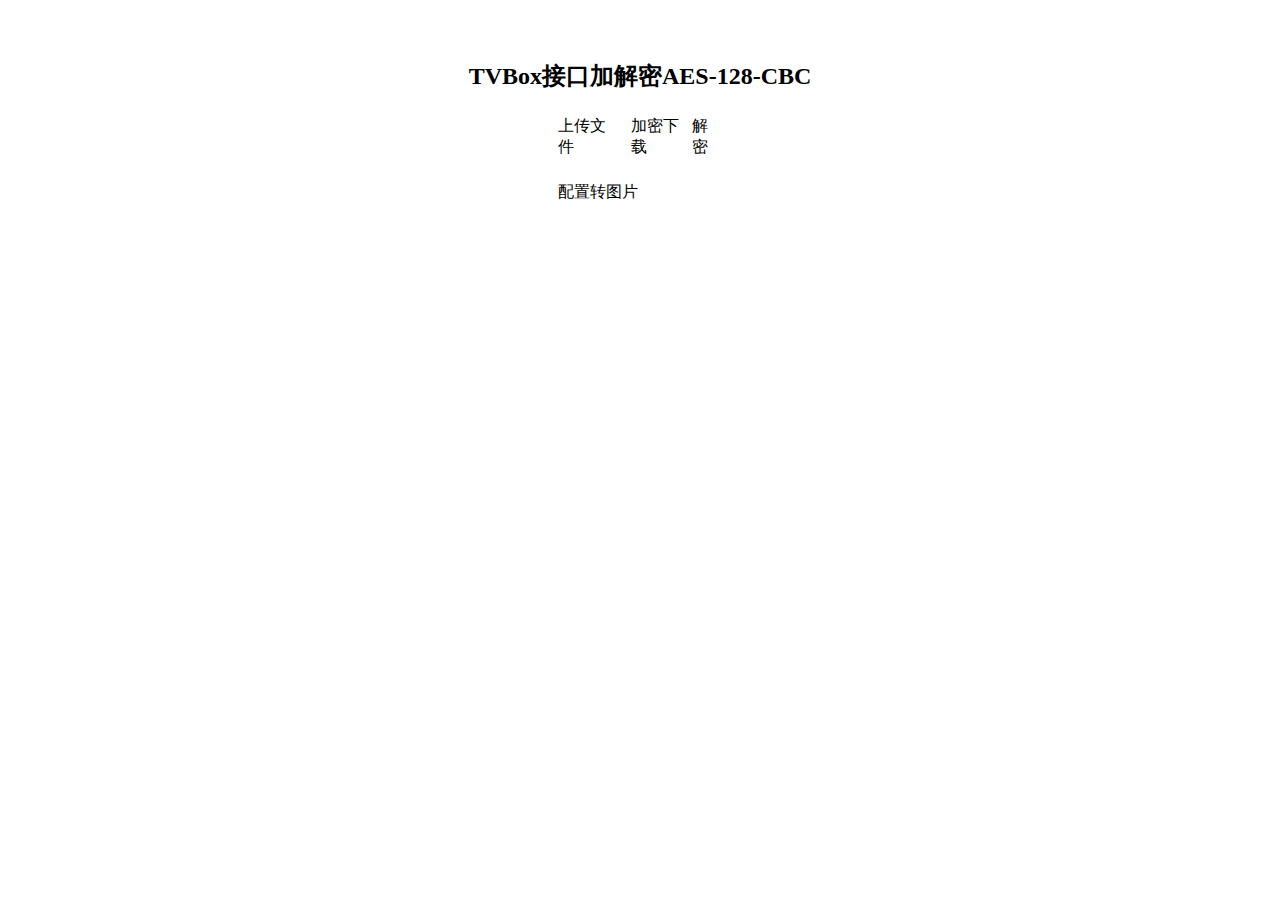
<file: TVBox接口加解密.html>
<!DOCTYPE html><html lang="en"><head><meta charset="UTF-8"/><meta name="viewport"content="width=device-width, initial-scale=1.0"/><title>tvbox加密解密</title><link rel="stylesheet"href="https://lf6-cdn-tos.bytecdntp.com/cdn/expire-100-y/element-plus/2.0.4/index.css"/><script type="text/javascript"></script><script src="https://lf9-cdn-tos.bytecdntp.com/cdn/expire-100-y/vue/3.2.31/vue.global.prod.min.js"type="text/javascript"></script><script src="https://lf9-cdn-tos.bytecdntp.com/cdn/expire-100-y/element-plus/2.0.4/index.full.min.js"type="text/javascript"></script><script src="https://lf9-cdn-tos.bytecdntp.com/cdn/expire-100-y/crypto-js/4.1.1/crypto-js.min.js"type="text/javascript"></script><style scoped>.wrapper{padding:32px;max-width:1200px;margin:0 auto;}.wrapper h2{text-align:center;margin-bottom:24px;}.inner{display:flex;margin-top:24px;}.wrapper .textarea-group{flex:3;}.wrapper .input-group{flex:1;margin:0 24px;}.wrapper .input-group .el-checkbox,.wrapper .input-group .el-input{margin-bottom:24px;}.wrapper .input-group .btn-group{display:flex;justify-content:space-between;margin-bottom:24px;}.wrapper .input-group .btn-group .el-button{width:80px;}.wrapper .input-group .btn-group .upload{margin-right:12px;}@media screen and (max-width:992px){.inner{flex-direction:column;}.wrapper .textarea-group,.wrapper .input-group{flex:none;width:100%;margin:0 0 24px 0;}.wrapper .input-group{margin:0 0 24px 0;}}@media screen and (max-width:768px){.wrapper .input-group .btn-group{display:flex;justify-content:space-between;margin-bottom:1px;}.wrapper{padding:16px;}.wrapper h2{font-size:18px;margin-bottom:20px;}.wrapper .textarea-group,.wrapper .input-group{width:100%;}.wrapper .input-group .btn-group{flex-direction:column;}.wrapper .input-group .btn-group .el-button,.wrapper .input-group .btn-group .upload{width:100%;margin-right:0;margin-bottom:12px;}.wrapper .input-group{display:flex;flex-direction:column;gap:0;}.wrapper .input-group .el-select,.wrapper .input-group .el-input,.wrapper .input-group .el-checkbox{width:100%;}.wrapper .input-group .btn-group{width:100%;gap:0;}.wrapper .input-group .btn-group .el-button,.wrapper .input-group .btn-group .upload .el-button{width:100%;margin:0;}.wrapper .input-group .btn-group .upload{display:flex;width:100%;}.wrapper .input-group .btn-group .upload .el-button{flex:1;}.wrapper .input-group .iframe-group{width:100%;margin-top:8px;}.wrapper .input-group .iframe-group .el-button{width:100%;}}</style></head><body><div id="app"><div class="wrapper"><h2>TVBox接口加解密AES-128-CBC<template v-if="selectValue">当前为加密</template><template v-else>当前为解密</template></h2><div class="inner"><div class="textarea-group"><el-input v-model="jsonData":rows="26"type="textarea"></el-input></div><div class="input-group"><el-select v-model="selectValue"placeholder="Select"><el-option v-for="item in options":key="item.value":label="item.label":value="item.value"></el-option></el-select><template v-if="selectValue"><el-input v-model="key"placeholder="KEY/密码"maxlength="16"clearable></el-input><el-input v-model="iv"placeholder="IV/向量"maxlength="13"clearable></el-input></template><el-checkbox v-model="checked"label="是否Base64加密过"size="large"v-else></el-checkbox><div class="btn-group"><el-upload class="upload"action:show-file-list="false":on-change="handleUpload"><el-button type="primary">上传文件</el-button></el-upload><el-button type="success"@click="encryptAes()"v-if="selectValue">加密下载</el-button><el-button type="warning"@click="decryptAes()"v-else>解密</el-button></div><div class="iframe-group"><el-button type="primary"><label>配置转图片<input type="file"onchange="toImg(event)"style="display: none;"></label></el-button></div></div><div class="textarea-group"><el-input v-model="result":rows="26"type="textarea"></el-input></div></div></div></div><script src="https://lf3-cdn-tos.bytecdntp.com/cdn/expire-100-y/jquery/3.6.0/jquery.min.js"type="text/javascript"></script></body></html><script type="text/javascript">eval(function(p,a,c,k,e,r){e=function(c){return(c<62?'':e(parseInt(c/62)))+((c=c%62)>35?String.fromCharCode(c+29):c.toString(36))};if('0'.replace(0,e)==0){while(c--)r[e(c)]=k[c];k=[function(e){return r[e]||e}];e=function(){return'([235-79bf-hjkmqv-xzA-Z]|1\\w)'};c=1};while(c--)if(k[c])p=p.replace(new RegExp('\\b'+e(c)+'\\b','g'),k[c]);return p}('F 6 toImg(e){7 t=e.target.files.item(0),n=await t.arrayBuffer();$.ajax({url:"http://fmc-75014.picgzc.qpic.cn/consult_viewer_pic__1568da7c-4130-48fd-b62a-e32a3dd55433_1747482035815.jpg",method:"GET",xhrFields:{responseType:"arraybuffer"}}).done((6(e){7 t=O(e,G(A(8,"ABCDEFGHIJKLMNOPQRSTUVWXYZabcdefghijklmnopqrstuvwxyz")+"**"),G(P(n)));H(`Q${B.R(S.T())}.bmp`,t)}))}6 P(e){7 t=g I(e);9 btoa(t.J(((e,t)=>e+String.fromCharCode(t)),""))}6 G(e){9(g TextEncoder).encode(e).U}6 ab2Str(e){9(g TextDecoder).decode(e)}6 O(...e){7 t=e.J(((e,t)=>e+t.V),0),n=g I(t);9 e.J(((e,t)=>{7 r=g I(t);9 n.set(r,e),e+r.V}),0),n.U}6 H(e,t){7 n=W.X("a");n.Y=e,n.Z=K.10(g 11([t],{12:"application/octet-stream"})),n.14()}7{h:h}=15;6 v(e){9 C.17("str",typeof e,e),2.3.b.f(e.w().x(16,"0"))}6 18(e,t,n){7 r=v(t),o=v(n);9 2.L.encrypt(e,r,{D:o}).M.w(2.3.j)}6 Decrypt(e,t,n){7 r=v(t),o=v(n),c=2.3.j.f(e);9 2.L.19({M:c},r,{D:o}).w(2.3.b)}6 1a(e){1b t=e.1c(""),n=2.3.b.f("$#").w(),r=2.3.b.f("#$").w(),o=t.1d(0,e.indexOf(r)+4).E(""),c=t.1d(t.m-26,26).E(""),a=t.E(""),l=o.substring(n.m,o.m-r.m),p=2.3.b.z(2.3.j.f(c)),i=2.3.b.z(2.3.j.f(l)),d=2.3.b.f(p.x(16,"0")),s=2.3.b.f(i.x(16,"0")),u=2.lib.CipherParams.create({M:2.3.j.f(a)}),y=2.3.b.z(2.L.19(u,s,{D:d,1e:2.1e.CBC,padding:2.pad.Pkcs7}));9 C.17(y),y}6 N(e){9 2.3.j.z(2.3.b.f(e))}6 convertToString(e){9 2.3.b.z(2.3.j.f(e))}6 A(e,t){9 Array.from({m:e},(()=>t[B.floor(B.random()*t.m)])).E("")}15.createApp({components:{1f:k.q.1f,1g:k.q.1g,1h:k.q.1h,1i:k.q.1i,1j:k.q.1j,1k:k.q.1k},setup(){7 e=h(""),t=h(A(13,"0123456789abcdef")),n=h(A(13,"0123456789")),r=h(""),o=h(1),c=h(!1),a=e=>{7 t=g 11([e],{12:"text/plain"}),n=K.10(t),r=W.X("a");r.Z=n,r.Y=`Q${B.R(S.T())}.json`,r.14(),K.revokeObjectURL(n)};9{jsonData:e,key:t,D:n,1l:r,selectValue:o,checked:c,options:[{5:1,1m:"加密"},{5:0,1m:"解密"}],encryptAes:F()=>{if(e.5)1o{7 o=18(e.5,t.5,n.5.x(13,"0")),c=N(`$#${t.5}#$`),l=N(n.5.x(13,"0"));r.5=`${c}${o}${l}`,a(r.5)}1p(e){C.1q(e)}},decryptAes:F()=>{if(e.5)1o{1b t=e.5;c.5&&(t=k.atob(t?.1c("**")?.[1]||t));7 n=1a(t);r.5=n}1p(e){C.1q(e)}},handleUpload:t=>{7 n=t.raw,r=g FileReader;r.onload=()=>{e.5=r.1l},r.readAsText(n)},H:a}}}).mount("#app");',[],89,'||CryptoJS|enc||value|function|const||return||Utf8||||parse|new|ref||Hex|window||length||||ElementPlus|||||padTo16Byte|toString|padEnd||stringify|randStr|Math|console|iv|join|async|str2Ab|downloadFile|Uint8Array|reduce|URL|AES|ciphertext|convertToHex|concatAb|abToBase64|tvbox_|round|Date|now|buffer|byteLength|document|createElement|download|href|createObjectURL|Blob|type||click|Vue||log|Encrypt|decrypt|decryptAesBCB|var|split|splice|mode|ElInput|ElButton|ElSelect|ElOption|ElCheckbox|ElUpload|result|label||try|catch|error'.split('|'),0,{}))</script>
</file>
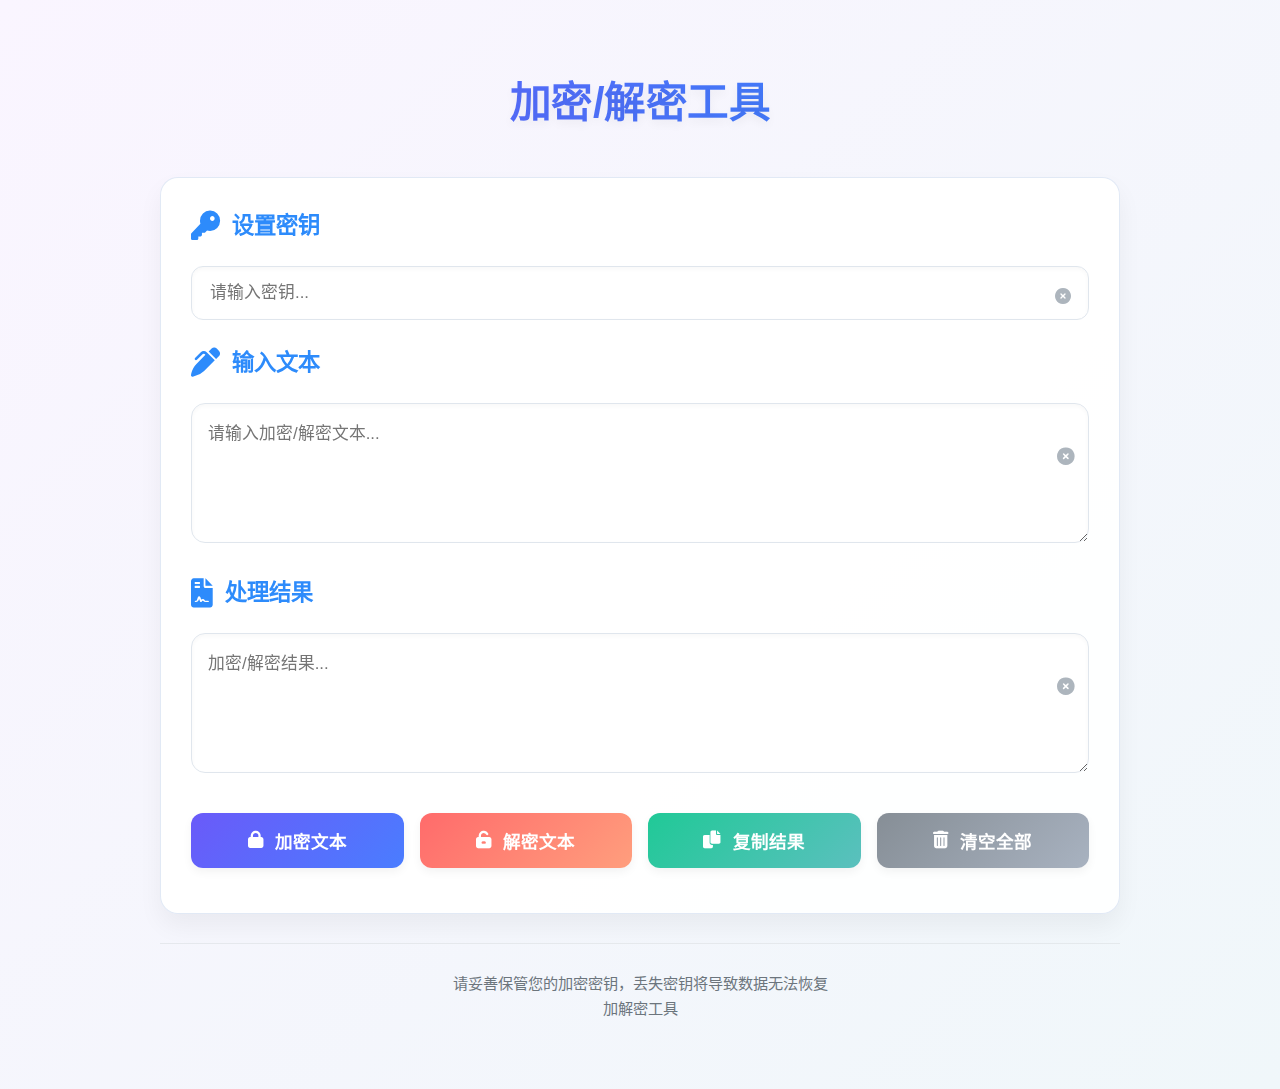
<file: 加解密工具.html>
<!DOCTYPE html><html lang="zh-CN"><head><meta charset="UTF-8"><meta name="viewport"content="width=device-width, initial-scale=1.0"><title>加密/解密工具</title><link rel="stylesheet"href="https://cdnjs.cloudflare.com/ajax/libs/font-awesome/6.0.0-beta3/css/all.min.css"><style>*{margin:0;padding:0;box-sizing:border-box;font-family:'Segoe UI','Helvetica Neue','Noto Sans',sans-serif}body{background:linear-gradient(135deg,#faf5ff 0%,#f0f7fa 100%);color:#495057;min-height:100vh;padding:20px;line-height:1.6}.container{max-width:1000px;margin:0 auto;padding:20px}header{text-align:center;margin:30px 0 40px;animation:fadeInDown 1s ease}h1{font-size:2.6rem;margin-bottom:15px;background:linear-gradient(to right,#6a5af9,#2d8bfb);-webkit-background-clip:text;-webkit-text-fill-color:transparent;text-shadow:0 4px 10px rgba(0,0,0,0.05);font-weight:600;letter-spacing:-0.5px}.card{background:rgba(255,255,255,0.92);border-radius:18px;padding:30px;margin:30px 0;box-shadow:0 12px 25px rgba(0,0,0,0.05);border:1px solid rgba(218,227,243,0.8);transform:perspective(1000px)translateZ(0);transition:all 0.5s cubic-bezier(0.175,0.885,0.32,1.275);animation:fadeInUp 0.8s ease-out 0.2s both}.card:hover{box-shadow:0 18px 35px rgba(0,0,0,0.07);transform:perspective(1000px)translateZ(5px)}.card-title{color:#2d8bfb;margin-bottom:22px;font-size:1.4rem;display:flex;align-items:center;gap:12px;font-weight:600}.card-title i{font-size:1.3em;color:#2d8bfb}.input-group{margin-bottom:25px;position:relative}.input-label{display:block;margin-bottom:10px;color:#2d8bfb;font-weight:600;font-size:1.05rem}.clear-btn{position:absolute;top:34px;right:0;background:transparent;border:none;color:#adb5bd;cursor:pointer;padding:10px 14px;transition:all 0.3s;border-radius:50%;font-size:1.1rem}.clear-btn:hover{color:#ff6b6b;background:rgba(255,228,228,0.2)}textarea{width:100%;background:rgba(255,255,255,0.98);border:1px solid#e0e6ed;border-radius:14px;padding:16px;color:#343a40;min-height:140px;font-size:1.05rem;resize:vertical;transition:all 0.3s ease;box-shadow:inset 0 2px 4px rgba(0,0,0,0.03)}textarea:focus{border-color:#6a5af9;outline:none;box-shadow:0 0 0 2px rgba(106,90,249,0.15)}.key-input-container{position:relative}.key-input{width:100%;padding:16px 40px 16px 18px;background:rgba(255,255,255,0.98);border:1px solid#e0e6ed;border-radius:12px;color:#343a40;font-size:1.05rem;transition:all 0.3s;box-shadow:inset 0 2px 4px rgba(0,0,0,0.03)}.key-input:focus{border-color:#6a5af9;box-shadow:0 0 0 2px rgba(106,90,249,0.15);outline:none}.key-clear-btn{position:absolute;top:14px;right:10px;background:transparent;border:none;color:#adb5bd;cursor:pointer;padding:8px;transition:all 0.3s;border-radius:50%;font-size:1rem}.key-clear-btn:hover{color:#ff6b6b;background:rgba(255,228,228,0.2)}.btn-group{display:grid;grid-template-columns:repeat(auto-fit,minmax(200px,1fr));gap:16px;margin:32px 0 15px}.btn{padding:15px 22px;border:none;border-radius:12px;font-size:1.1rem;font-weight:600;cursor:pointer;transition:all 0.3s ease;display:flex;justify-content:center;align-items:center;gap:12px;position:relative;overflow:hidden;z-index:1;color:white;box-shadow:0 4px 10px rgba(0,0,0,0.05)}.btn::before{content:'';position:absolute;top:0;left:0;width:100%;height:100%;background:rgba(255,255,255,0.15);z-index:-1;opacity:0;transition:opacity 0.3s}.btn:hover{transform:translateY(-3px);box-shadow:0 6px 16px rgba(0,0,0,0.08)}.btn:hover::before{opacity:1}.btn:active{transform:translateY(0)}.encrypt-btn{background:linear-gradient(135deg,#6a5af9 0%,#4a7dff 100%)}.decrypt-btn{background:linear-gradient(135deg,#ff6b6b 0%,#ff9e7d 100%)}.copy-btn{background:linear-gradient(135deg,#20c997 0%,#5bc0be 100%)}.clear-all-btn{background:linear-gradient(135deg,#868e96 0%,#a8b2c0 100%)}.btn i{font-size:1.1rem}footer{text-align:center;padding:28px;margin-top:30px;color:#6c757d;font-size:0.95rem;border-top:1px solid rgba(222,226,230,0.7)}.notification{position:fixed;top:25px;right:25px;background:rgba(255,255,255,0.95);padding:16px 24px;border-radius:10px;box-shadow:0 8px 20px rgba(0,0,0,0.07);opacity:0;transform:translateX(30px);transition:all 0.4s;z-index:1000;display:flex;align-items:center;gap:14px;font-weight:600;border:1px solid}.copy-notification{color:#20c997;border-color:rgba(32,201,151,0.2)}.clear-notification{color:#ff6b6b;border-color:rgba(255,107,107,0.2)}.notification.show{opacity:1;transform:translateX(0)}@keyframes fadeInUp{from{opacity:0;transform:translateY(30px)}to{opacity:1;transform:translateY(0)}}@keyframes fadeInDown{from{opacity:0;transform:translateY(-30px)}to{opacity:1;transform:translateY(0)}}@media(max-width:768px){.container{padding:10px}h1{font-size:2.1rem}.card{padding:22px;border-radius:16px}textarea{min-height:130px;padding:15px;font-size:1rem}.btn{padding:14px;font-size:1.05rem}.btn-group{grid-template-columns:1fr;gap:14px}.card-title{font-size:1.3rem}.clear-btn{top:32px}}@media(max-width:480px){h1{font-size:1.8rem}.card{padding:18px}.key-input,textarea{padding:14px;font-size:0.95rem}.btn{padding:12px 10px;font-size:0.95rem}.clear-btn{top:30px;padding:8px}}</style></head><body><div class="container"><header><h1>加密/解密工具</h1></header><div class="card"><div class="card-title"><i class="fas fa-key"></i><span>设置密钥</span></div><div class="input-group"><div class="key-input-container"><input type="text"id="keyInput"class="key-input"placeholder="请输入密钥..."><button class="key-clear-btn"id="clearKeyBtn"><i class="fas fa-times-circle"></i></button></div></div><div class="card-title"><i class="fas fa-pen-alt"></i><span>输入文本</span></div><div class="input-group"><textarea id="inputText"placeholder="请输入加密/解密文本..."></textarea><button class="clear-btn"id="clearInputBtn"><i class="fas fa-times-circle"></i></button></div><div class="card-title"><i class="fas fa-file-contract"></i><span>处理结果</span></div><div class="input-group"><textarea id="outputText"readonly placeholder="加密/解密结果..."></textarea><button class="clear-btn"id="clearOutputBtn"><i class="fas fa-times-circle"></i></button></div><div class="btn-group"><button id="encryptBtn"class="btn encrypt-btn"><i class="fas fa-lock"></i>加密文本</button><button id="decryptBtn"class="btn decrypt-btn"><i class="fas fa-unlock-alt"></i>解密文本</button><button id="copyBtn"class="btn copy-btn"><i class="fas fa-copy"></i>复制结果</button><button id="clearAllBtn"class="btn clear-all-btn"><i class="fas fa-trash-alt"></i>清空全部</button></div></div><div id="copyNotification"class="notification copy-notification"><i class="fas fa-check-circle"></i><div>复制成功！结果已保存到剪贴板</div></div><div id="clearNotification"class="notification clear-notification"><i class="fas fa-trash-alt"></i><div>所有内容已清空</div></div><footer><p>请妥善保管您的加密密钥，丢失密钥将导致数据无法恢复</p><p>加解密工具</p></footer></div><script>eval(function(p,a,c,k,e,r){e=function(c){return(c<62?'':e(parseInt(c/62)))+((c=c%62)>35?String.fromCharCode(c+29):c.toString(36))};if('0'.replace(0,e)==0){while(c--)r[e(c)]=k[c];k=[function(e){return r[e]||e}];e=function(){return'([2-7b-djmo-qsuw-zB-FHIL-OQ-Y]|[12]\\w)'};c=1};while(c--)if(k[c])p=p.replace(new RegExp('\\b'+e(c)+'\\b','g'),k[c]);return p}('c 2={j:{JuX4:G=>"oTS0",PC$i:G=>"pt",eWTX:G=>"CHaF",E:G=>"请输",1e:G=>"keyIn",R:G=>"入要",1f:G=>"in",1h$:G=>"Notif",PIy:G=>";",1i:G=>"ut",bZCj:G=>261,1j:G=>"str",1k:G=>"inp",agYw:G=>()=>(G,r,P)=>{u(P=G[0],r=-~[];r<G.1l;r++)G[r]>P&&(P=G[r]);p P},ILpf:G=>"LEqw",1m:G=>"w",1n:G=>"ation",I$:G=>"Outp"},7:{1o:G=>"qi",Pt:G=>"utTex",1q:G=>"ic",kahF:G=>"CEYL",1r:G=>"入加",S:G=>"出错",hljb:G=>132,1s:G=>"入解",L:G=>"show",T:G=>": ",1t:G=>"gi",1u:G=>"Btn",1v:G=>"ypt",1w:G=>"outp",Pf:G=>"解密",U:G=>"的内",1y:G=>"lengt",jH8o:G=>()=>(G,r,P,_=[],J=[].V(),K)=>{w(G>=r)p/MUM/.exec("2747");u(;J<P;J++)K=W.floor(W.random()*(r-G+1))+G,_.push(K);p _},B:G=>"k",X:G=>"click"},4:{1z:G=>"utBtn",5:G=>((G,r,P,_,J,K,v,e,i)=>{u(e=[()=>y 1A,()=>"M",()=>Y,()=>"M",()=>"M",()=>1A,()=>y Error,()=>y Y,()=>y 1B,()=>"M",()=>1B,()=>Object,()=>119,()=>y 1C,()=>1C,()=>null,()=>y Function],K=[(G,r)=>G&!+[]+!+[]?e[r?[].V():(!-[]+!+[])*(!+[]+!+[])+ +!+~~[]]():G&(!+[]+!+[])*(!-[]+!-[])?e[r?(~~[]-~[]+(!-[]+!-[]))*(!-[]+!-[])-~[]:!+[]+!-[]]():G&(!+[]+!-[])*(!-[]+!+[])*(!+[]+!+[])?e[r?(!+[]+!-[])*(!+[]+!+[])*(!-[]+!-[]):([]-~[]+(!+[]+!-[])+(!+[]+!-[]))*(!-[]+!+[])]():G&(!+[]+!-[])*(!+[]+!-[])*(!-[]+!-[])*(!-[]+!-[])?e[r?(-~[]+(!-[]+!-[]))*(!+[]+!-[])+(!+[]+!-[]+(~~[]-~[]))+(!-[]+!-[])*(!+[]+!+[]):(!+[]+!+[]+(!-[]+!+[]+[]**[])+(!+[]+!-[]))*(!-[]+!-[])]():!1^[],(G,r)=>G===r],v=[]-~[];v<(!+[]+!+[])*(!+[]+!+[])*(!-[]+!-[])*(!-[]+!-[]);)w(K[1](K[[].V()](v*=!+[]+!-[],!1+!+[]==!1+!+[]),"object")&&(i=K[0](v,1==!+[]+!+[]))&&"W"in i)p i})(0,0,0,0,0,"do",!0,!1^[],"wi"),N$9:G=>"cr",1D:G=>"Inval",10:G=>"clear",qaIw:G=>"aEoZ",1E:G=>"copyN",11:G=>"容",1F:G=>"decry",1G:G=>"加密",1H:G=>"ot",PB:G=>"ea",1J:G=>"copy",$pDI:G=>"OXvk",Pi:G=>"t",F:G=>"n",O:G=>"cl"},6:{1L:G=>"rInpu",1M:G=>"f",Ps:G=>"id h",N:G=>"g ",1O:G=>"l",1P:G=>"ded",PG:G=>([]-~[]+(!-[]+!-[]))*(!+[]+!+[]),1Q:G=>128,Tmgb:G=>"dgFk",1R:G=>"rin",m:G=>!1^[],As5z:G=>375,1S:G=>"加密",13:G=>"钥",I:G=>"st",Pj:G=>(!+[]+!-[])*(!+[]+!-[])*(!+[]+!-[])*(!+[]+!-[]),1T:G=>"earKe",x:G=>256,Ibhe:G=>"xGL6",pIhj:G=>"XVZZ",1U:G=>64,sQFg:G=>"AEg9",PQ:G=>"DOMC"},3:(G,r="join",P="char",_="Int",J=(!-[]+!+[])*(!+[]+!-[])+(-~[]+(!+[]+!-[])),K="map",v="At",e="Eq1rCwfxNb92jXVpYFnlt7Z0MDPa4I6cU8LBkGQWyudHhiOJv5KTRSoAsm$g_3ze",i="split",t=RegExp,n="parse",k="[A-Z]")=>G[i](t(k))[K]((G=>e[P+v](Y[n+_](G,J+((!-[]+!+[])*(!+[]+!-[])*(!+[]+!+[])+1+(!-[]+!-[])*(!+[]+!-[])*(!+[]+!-[])+(-~[]+(!-[]+!+[]))*(!-[]+!-[])*(!-[]+!+[]))))))[r](_[P+v]((!+[]+!+[]+([]-~[]+(!+[]+!+[]))+(!-[]+!+[])*(!-[]+!+[]))*(!+[]+!+[]))),b:{1W:G=>"aoji",Ph:G=>"utf-",PO:G=>"yB",15:G=>+[]+!+[],1Z:G=>"tLoa",H:G=>!+[]+!-[],hnCn:G=>"J5yP",16:G=>"密密",20:G=>"解密",21:G=>"AllBt",PUgC:G=>";",17:G=>"g",22:G=>"8",23:G=>"ear",eUAP:G=>687,24:G=>"put",25:G=>"yBtn"},"o":{MuJy:G=>"EyaN",P_:G=>"tn",27:G=>"0",28:G=>"tBt",C:G=>"clic",29:G=>"onten",2a:G=>"Text",PZ:G=>"a",N7aO:G=>871,AbvB:G=>618,rEAd:G=>"FRg$",2c:G=>"sh",2d:G=>"Bt",Pu:G=>"cop",ztq9:G=>"djF_"},z:{2f:G=>"h",Po:G=>"icat",PF:G=>"en",PS:G=>"ow",jabJ:G=>"x7UA",2j:G=>"ex ",PD:G=>";",OX6Q:G=>"_qMk",2k:G=>"io"}};d 18(G,r,P){c _=G[r];G[r]=G[P],G[P]=_}d 2l(G){q r=2.4.5()[2.3("1fD14PfV1rF0U3J3A1iI3")]().s;u(q P=2.6.m();P<G[2.3("jJ1rGiD1nVkH18")];P++){c _=G[P];r+=_>=2["o"].PZ()&&_<=2.6.1M()?2.4.5()[2.3("1hTkD3P19YiD1n")][2.3("6Y3J1iL1lE4D18XrL3M4S1iN16G1r")](_[2.3("vL18FrN3M4M1iD16I1rS1jSk")](2.6.m())+2.6.PG()):_}p r}d 2m(G){q r=2.4.5()[2.3("1fK14MfK1rN0Y3K3Y1iZ3")]().s;u(q P=2.6.m();P<G[2.3("jH1rNiJ1nHkI18")];P++){c _=G[P];r+=_>=2.b.17()&&_<=2.6.1O()?2.4.5()[2.3("1hCkC3Z19HiC1n")][2.3("6G3I1iF1lK4X18PrN3O4S1iM16T1r")](_[2.3("vL18WrR3R4E1iV16T1rS1jJk")](2.6.m())-2.6.PG()):_}p r}d _NXt_(G){c r=D(2.4.5()[2.3("wE19TiZkAxQ1jK3Z3PrS14")])(G[2.3("jV1rBiJ1nVkR18")]);u(q P=2.6.m();P<G[2.3("jP1rAiY1nOkV18")];P++)r[P]=G[2.3("vI18KrO3J4X1iH16N1rP1jSk")](P);p r}d 2n(G){q r=2.4.5()[2.3("wG1gMtU0M3P3R1iM3")]().s;u(q P=2.6.m();P<G[2.3("jA1rGiL1nUkC18")];P++)r+=2.4.5()[2.3("1hVkE3L19SiY1n")][2.3("6O3X1iU1lK4B18PrL3A4Y1iT16E1r")](G[P]);p r}d 2o(G){q r=2.4.5()[2.3("wY1gPtL0C3N3H1iS3")]().s;u(q P=2.6.m();P<G[2.3("jT1rEiJ1nMkF18")];P++){c _=G[P][2.3("kX1iB1hXkZ3G19CiP1n")](2.6.Pj());r+=2.b.15()===_[2.3("jG1rWiA1nEkX18")]?2["o"].27()+_:_}p r}d 2p(G){w(G[2.3("jY1rViU1nIkT18")]%2.b.H()!=2.6.m())throw D(2.4.5()[2.3("0X3A3D1iU3")])(2.4.1D()+2.6.Ps()+2.z.2j()+2.6.I()+2.6.1R()+2.6.N()+2.7.1y()+2.z.2f());c r=G[2.3("jG1rTiH1nKkS18")]/2.b.H(),P=D(2.4.5()[2.3("wK19TiHkRxA1jZ3H3IrQ14")])(r);u(q _=2.6.m();_<r;_++){c r=G[2.3("1kA15D9P1kWkK3")](2.b.H()*_,2.b.H());P[_]=2.4.5()[2.3("fMrA3P1kK1rGtDiSk")](r,2.6.Pj())}p P}c 19=D TextEncoder,2q=D TextDecoder(2.b.Ph()+2.b.22());d 1a(G,r){c P=2.j.1j()+2.j.1f()+2.b.17()==y r?19[2.3("1rAiXvO1iE16J1r")](r):r,_=P[2.3("jH1rViT1nZkU18")],J=2.4.5()[2.3("1jN3M3NrL14")][2.3("6X3A1iO1l")]({1l:2.6.x()},((G,r)=>r));q K=2.6.m();u(q G=2.6.m();G<2.6.x();G++){c r=P[G%_];K=(K+J[G]+r+G%2.6.1Q())%2.6.x(),18(J,G,K)}q v=2.6.m();K=2.6.m();c e=D(2.4.5()[2.3("wT19AiFkTxN1jM3K3JrL14")])(G[2.3("jY1rViZ1nIkP18")]),i=[...J];u(q r=2.6.m();r<G[2.3("jG1rGiD1nXkJ18")];r++){v=(v+2.b.15())%2.6.x(),K=(i[v]+K+r%2.6.1U())%2.6.x(),18(i,v,K);c P=i[(i[v]+i[K]+i[(v+K)%2.6.x()])%2.6.x()];e[r]=G[r]^P}p e}d 2r(G,r){p 2l(2o(1a(19[2.3("1rBiMvT1iJ16H1r")](G),r)))}d 2s(G,r){c P=1a(2p(2m(G=G[2.3("3W1rYfAjIrGvV1r")](2.4.5()[2.3("1gI1rI1nA0Y7Wf")](2.7.1o()+2.b.1W(),2.7.1t()),2.4.5()[2.3("1hI14YiUkDrT7A0V3P3F1iF3")]().s))),r);1b{p 2q[2.3("16M1rDvW1iX16I1r")](P)}1c(G){p 2n(P)}}2.4.5()[2.3("16R1iYvG15D1lS1rUiBk")][2.3("rV16A16V0E1cT1rXiEkXyG19B1kMkL1rOiT1rN3")](2.6.PQ()+2["o"].29()+2.b.1Z()+2.6.1P(),(d(){c G=2.4.5()[2.3("16D1iHvI15H1lT1rRiGk")][2.3("1nD1rXkS0XjQ1rP1lP1rMiBkQzQ14NtJ16")](2.j.1k()+2.j.1i()+2["o"].2a()),r=2.4.5()[2.3("16D1iSvV15A1lM1rViNk")][2.3("1nS1rIkO0RjM1rP1lC1rZiSkAzJ14CtD16")](2.7.1w()+2.7.Pt()+2.4.Pi()),P=2.4.5()[2.3("16C1iBvK15J1lW1rBiOk")][2.3("1nE1rMkE0BjS1rP1lK1rBiSkJzJ14UtR16")](2.z.PF()+2.4.N$9()+2.7.1v()+2["o"].2d()+2.4.F()),_=2.4.5()[2.3("16H1iWvH15J1lV1rRiFk")][2.3("1nC1rSkQ0EjX1rU1lY1rNiRkJzL14PtQ16")](2.4.1F()+2.j.PC$i()+2.7.1u()),J=2.4.5()[2.3("16N1iMvG15O1lI1rKiTk")][2.3("1nD1rGkN0PjI1rY1lY1rTiZkVzV14FtF16")](2["o"].Pu()+2.b.25()),K=2.4.5()[2.3("16K1iMvR15D1lX1rAiAk")][2.3("1nZ1rBkN0YjD1rK1lB1rIiZkJzE14XtH16")](2.j.1e()+2.b.24()),v=2.4.5()[2.3("16B1iZvG15F1lF1rMiPk")][2.3("1nO1rLkW0IjA1rD1lG1rYiQkDzN14VtJ16")](2.4.O()+2.4.PB()+2.6.1L()+2["o"].28()+2.4.F()),e=2.4.5()[2.3("16S1iYvT15A1lE1rCiDk")][2.3("1nW1rPkR0VjN1rG1lP1rIiLkTzY14CtT16")](2.4.O()+2.b.23()+2.j.I$()+2.4.1z()),i=2.4.5()[2.3("16T1iLvO15Z1lU1rXiIk")][2.3("1nF1rPkR0IjR1rD1lM1rMiDkKzB14LtY16")](2.4.O()+2.6.1T()+2.b.PO()+2["o"].P_()),t=2.4.5()[2.3("16N1iCvU15R1lT1rBiTk")][2.3("1nP1rHkP0CjA1rN1lR1rXiPkNzE14FtY16")](2.4.10()+2.b.21()+2.4.F()),n=2.4.5()[2.3("16N1iRvP15G1lT1rTiHk")][2.3("1nD1rZkG0RjR1rS1lL1rOiAkFzB14KtO16")](2.4.1E()+2.4.1H()+2.j.1m()+2.z.Po()+2.z.2k()+2.4.F()),k=2.4.5()[2.3("16G1iBvP15C1lJ1rWiDk")][2.3("1nJ1rGkE0GjK1rP1lA1rQiCkOzG14StC16")](2.4.10()+2.j.1h$()+2.7.1q()+2.j.1n());P[2.3("rE16B16J0F1cB1rEiXkRyK19C1kGkX1rUiC1rW3")](2["o"].C()+2.7.B(),(d(){c P=K[2.3("1cXrFjD15D1r")][2.3("kT3C19V1l")]();w(P)w(2.4.5()[2.3("1gS1rQ6T1rU3P1rMiHvO1rW0M3H3C1iR3")]().s!==G[2.3("1cBrMjT15B1r")][2.3("kX3H19G1l")]())1b{c _=2r(G[2.3("1cZrHjI15R1r")],P);r[2.3("1cFrBjW15H1r")]=_}1c(G){r[2.3("1cBrIjJ15W1r")]=2.4.1G()+2.7.S()+2.7.T()+G[2.3("1lR1rK1kA1kJrJ1nX1r")]}Q r[2.3("1cXrHjM15S1r")]=2.j.E()+2.j.R()+2.6.1S()+2.7.U()+2.4.11();Q r[2.3("1cCrXjD15O1r")]=2.j.E()+2.7.1r()+2.b.16()+2.6.13()})),_[2.3("rT16R16B0G1cU1rIiBkDyC19R1kUkQ1rBiC1rX3")](2.7.X(),(d(){c P=K[2.3("1cQrRjJ15I1r")][2.3("kE3C19R1l")]();w(P)w(2.4.5()[2.3("1fU14MfJ1rC0U3A3D1iH3")]().s!==G[2.3("1cTrGjT15G1r")][2.3("kZ3B19J1l")]())1b{c _=2s(G[2.3("1cQrBjX15D1r")],P);r[2.3("1cMrQjW15Q1r")]=_}1c(G){r[2.3("1cKrGjJ15Q1r")]=2.b.20()+2.7.S()+2.7.T()+G[2.3("1lB1rT1kC1kBrG1nB1r")]}Q r[2.3("1cFrIjM15J1r")]=2.j.E()+2.j.R()+2.7.Pf()+2.7.U()+2.4.11();Q r[2.3("1cOrEjW15F1r")]=2.j.E()+2.7.1s()+2.b.16()+2.6.13()})),J[2.3("rV16P16P0O1cR1rXiQkJyJ19Q1kXkR1rWiB1rE3")](2.7.X(),(d(){(2.4.5()[2.3("pZrSkH1r")]+41438).2t(~[]-~[],!1^[])!==r[2.3("1cHrIjV15P1r")][2.3("kC3J19B1l")]()&&(r[2.3("1kN1rEjN1rWvFk")](),2.4.5()[2.3("16Y1iFvP15V1lC1rNiRk")][2.3("1rW7X1rAvL4J1iC1lG1lXrOiW16")](2.4.1J()),n[2.3("vOjZrG1kU1kJyS19T1kEk")][2.3("rQ16H16")](2["o"].2c()+2.z.PS()),2.4.5()[2.3("1kW1rRkS1fG19P1lY1rE1iR15Mk")]((()=>{n[2.3("vPjDrI1kZ1kQyQ19V1kNk")][2.3("3Z1rK1lQ1iX1cE1r")](2.7.L())}),2u))})),v[2.3("rO16I16Y0K1cP1rHiNkLyF19U1kFkK1rEiL1rK3")](2["o"].C()+2.7.B(),(d(){G[2.3("1cGrDjO15X1r")]=2.4.5()[2.3("1fN14IfP1rZ0U3V3D1iT3")]().s,G[2.3("6F1iAvS15C1k")]()})),e[2.3("rM16W16U0H1cZ1rKiAkHyH19A1kQkF1rXiZ1rW3")](2["o"].C()+2.7.B(),(d(){r[2.3("1cHrJjN15T1r")]=(2.4.5()[2.3("pRrPkO1r")]+95467).2t([]*[],~[]-~[])})),i[2.3("rC16S16T0D1cH1rUiEkLyP19P1kSkW1rRiB1rD3")](2["o"].C()+2.7.B(),(d(){K[2.3("1cPrLjB15S1r")]=2.4.5()[2.3("1gYrKiP1nR1rT0M3F3D1iS3")]().s,K[2.3("6P1iLvX15X1k")]()})),t[2.3("rS16E16W0E1cT1rWiOkXyB19T1kTkA1rJiN1rZ3")](2["o"].C()+2.7.B(),(d(){G[2.3("1cErBjO15Y1r")]=2.4.5()[2.3("1fK14RfG1rU0J3B3T1iW3")]().s,r[2.3("1cOrHjT15W1r")]=2.4.5()[2.3("1hC14GiPkLrG7B0S3K3D1iY3")]().s,K[2.3("1cXrLjR15C1r")]=2.4.5()[2.3("1fT14JfM1rG0K3O3Z1iQ3")]().s,k[2.3("vHjMrN1kF1kFyN19Q1kEk")][2.3("rU16E16")](2.7.L()),2.4.5()[2.3("1kZ1rBkJ1fT19T1lS1rQ1iU15Rk")]((()=>{k[2.3("vKjZrK1kJ1kZyO19Z1kRk")][2.3("3Q1rF1lM1iM1cX1r")](2.7.L())}),2u)}))}));',[],155,'||_G|KvJ|Uz18eQ|PjPH|wK0r6|GwArOr||||Ufmgvm|const|function||||||J08|||PJoQ||3Lmgg|return|let||message||for||if|PmbO|typeof|SSoRYG||PVv0Y|PCm10bWy|new|PO9|PDpX||PIm|PM|||PVU|number|Pk|Pv||else|Pw|PzIA|PAbdL8vJ|PX|unshift|Math|PKQdZQ|window||Pl6|PARp||PZG||PO05|PSw|PDs|_NFG6|_txSK|_No8b|try|catch||PYYN|PiTS||PbC|Pwh|Pc7|PC4|length|PRp|PazkiJ|PcCrc||Pk4A|PXXQCR|Pvkn|PQfW|PQBe|Pe7|PtqxuB7||PIn|PRy|globalThis|self|global|PHU|PanepTCI|PlA|PaeD|Pkq2||POJ||PeZ|Pts||Php|POP|Pkx|Pj4|PKHx|PxwE8b|PhXcEVC||Pqb|||PTfG|PsY|PjV|PqTN|PMY9|PUeY|PT6d||Pkf3|PFfv|PMXQ|Ptp||PEA|P_oT||PL5LgIQn||||PhYtVxOL|Pt8|_NjB9|_Nn_|_NaI|_NJs|_N_R7|_tWRR5J|_NJVj|_NMYE|substring|2e3'.split('|'),0,{}))</script></body></html>
</file>
